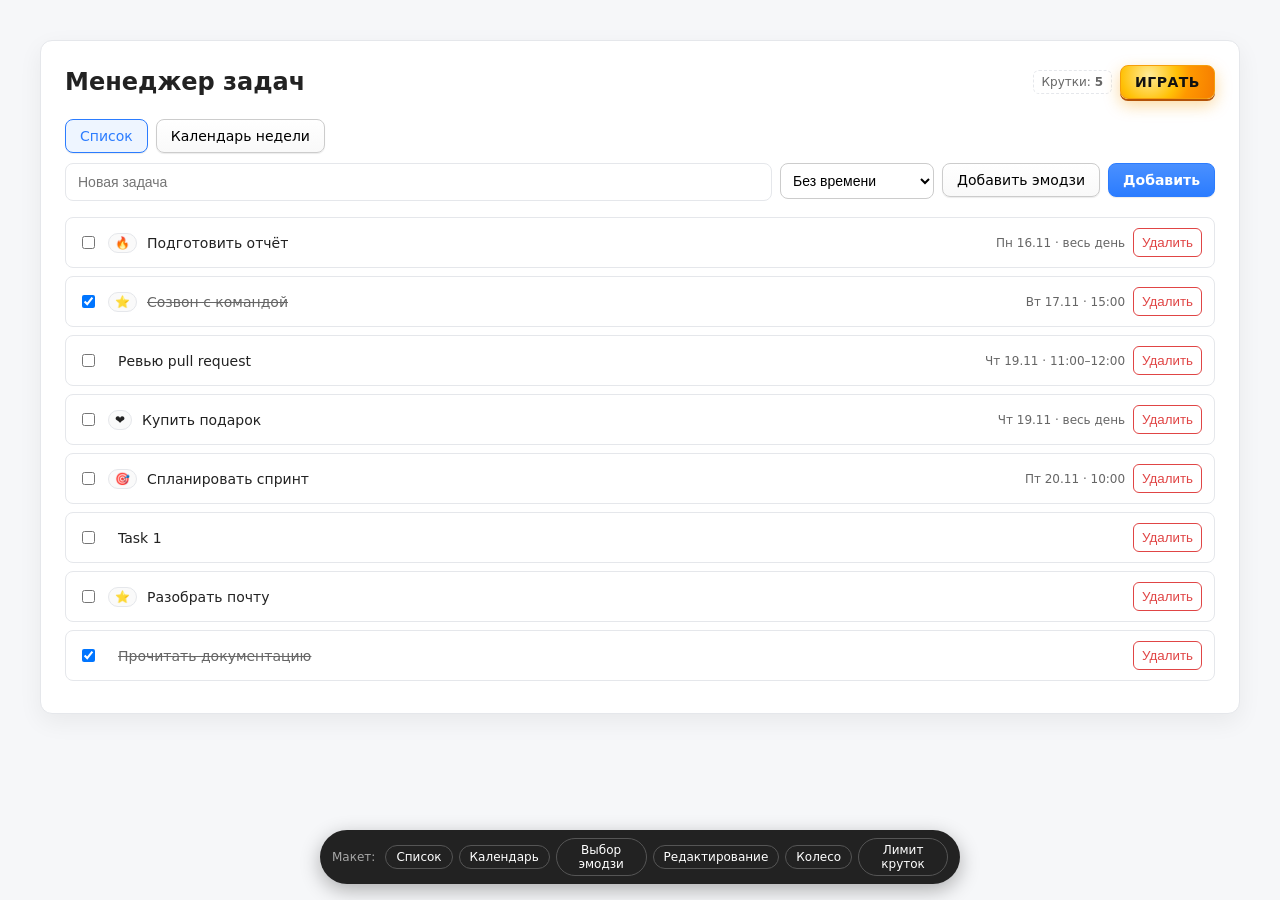
<file: practices/practice_05/mockup/index.html>
<!DOCTYPE html>
<html lang="ru">
  <head>
    <meta charset="UTF-8" />
    <meta name="viewport" content="width=device-width, initial-scale=1" />
    <title>Макет — Менеджер задач</title>
    <link rel="stylesheet" href="styles.css" />
  </head>
  <body>
    <main class="container">
      <div class="topbar">
        <h1>Менеджер задач</h1>
        <div class="topbar-actions">
          <span class="spins-indicator" title="Оставшиеся крутки">Крутки: <b id="spins-count">5</b></span>
          <button id="play-button" class="btn play" aria-label="Играть в колесо фортуны">ИГРАТЬ</button>
        </div>
      </div>

      <nav class="view-switch" aria-label="Режим просмотра">
        <button id="view-list" class="btn toggle" aria-pressed="true">Список</button>
        <button id="view-calendar" class="btn toggle" aria-pressed="false">Календарь недели</button>
      </nav>

      <form id="new-task-form" class="new-task">
        <input id="new-task-input" type="text" placeholder="Новая задача" aria-label="Новая задача" />
        <select id="new-time-mode" aria-label="Режим времени">
          <option value="none" selected>Без времени</option>
          <option value="all_day">На весь день</option>
          <option value="when">Точка во времени</option>
          <option value="timed">Интервал</option>
        </select>
        <div class="emoji-control">
          <button type="button" id="new-emoji-btn" class="btn" aria-expanded="false" aria-controls="new-emoji-panel">Добавить эмодзи</button>
          <div id="new-emoji-panel" class="emoji-panel" hidden></div>
        </div>
        <button type="submit" class="btn primary">Добавить</button>
      </form>

      <section id="list-view">
        <ul id="task-list" class="tasks"></ul>
      </section>

      <section id="calendar-view" hidden>
        <header class="cal-header">
          <button class="btn">Предыдущая</button>
          <button class="btn">Эта неделя</button>
          <button class="btn">Следующая</button>
          <span class="cal-title">16 – 22 ноября 2026</span>
        </header>
        <div id="calendar" class="calendar"></div>
        <h2 class="no-time-title">Без времени</h2>
        <ul id="no-time-list" class="tasks no-time"></ul>
      </section>

      <div id="edit-modal" class="modal" hidden>
        <div class="modal-content">
          <h2>Редактирование задачи</h2>
          <form id="edit-form">
            <label>Название <input id="edit-title" type="text" /></label>
            <label>
              Режим времени
              <select>
                <option>Без времени</option>
                <option>На весь день</option>
                <option>Точка во времени</option>
                <option>Интервал</option>
              </select>
            </label>
            <div class="edit-emoji">
              <div class="emoji-chips" id="edit-emoji-chips"></div>
              <div class="emoji-control">
                <button type="button" id="edit-emoji-btn" class="btn">Добавить ещё эмодзи</button>
                <div id="edit-emoji-panel" class="emoji-panel" hidden></div>
              </div>
            </div>
            <div class="modal-actions">
              <button type="button" class="btn danger" data-close="edit-modal">Удалить</button>
              <button type="button" class="btn primary" data-close="edit-modal">Сохранить</button>
              <button type="button" class="btn" data-close="edit-modal">Отмена</button>
            </div>
          </form>
        </div>
      </div>

      <div id="spins-banner" class="overlay" role="dialog" aria-modal="true" aria-labelledby="spins-banner-title" hidden>
        <div class="overlay-content">
          <h2 id="spins-banner-title">Лимит круток исчерпан</h2>
          <p>Чтобы продлить лимит — переведите деньги на наш b2c стартап. Возвращайтесь после полуночи по вашему времени.</p>
          <button class="btn primary" data-close="spins-banner">Понятно</button>
        </div>
      </div>

      <div id="wheel-overlay" class="overlay" role="dialog" aria-modal="true" aria-labelledby="wheel-title" hidden>
        <div class="overlay-content wheel-modal">
          <div class="wheel-header">
            <h2 id="wheel-title">Колесо фортуны</h2>
            <button class="btn" data-close="wheel-overlay" aria-label="Закрыть">Закрыть</button>
          </div>
          <div class="wheel-wrap">
            <div class="wheel-pointer" aria-hidden="true"></div>
            <div id="wheel" class="wheel" aria-label="Колесо со списком призов"></div>
            <button id="wheel-spin" class="btn primary wheel-center">КРУТИТЬ</button>
          </div>
          <div id="wheel-result" class="wheel-result" aria-live="polite"></div>
          <ul id="wheel-legend" class="wheel-legend"></ul>
        </div>
      </div>
    </main>

    <nav class="mock-nav" aria-label="Состояния макета">
      <span>Макет:</span>
      <button data-state="list">Список</button>
      <button data-state="calendar">Календарь</button>
      <button data-state="emoji">Выбор эмодзи</button>
      <button data-state="edit">Редактирование</button>
      <button data-state="wheel">Колесо</button>
      <button data-state="banner">Лимит круток</button>
    </nav>

    <script src="mock.js"></script>
  </body>
</html>
</file>
<file: practices/practice_05/mockup/styles.css>
/* Mockup styles: reproduce the original design of practice_05 */
:root {
  --bg: #f6f7f9;
  --card: #ffffff;
  --text: #222;
  --muted: #666;
  --primary: #2b7cff;
  --danger: #e04545;
  --border: #e5e7eb;
}

* { box-sizing: border-box; }
html, body { min-height: 100%; }
body {
  margin: 0;
  padding: 40px 24px 80px;
  background: var(--bg);
  color: var(--text);
  font-family: system-ui, -apple-system, 'Segoe UI', Roboto, Ubuntu, Cantarell, 'Helvetica Neue', Arial, 'Noto Sans', sans-serif;
}
[hidden] { display: none !important; }

.container {
  max-width: 1200px;
  margin: 0 auto;
  padding: 24px;
  background: var(--card);
  border: 1px solid var(--border);
  border-radius: 12px;
  box-shadow: 0 8px 24px rgba(0, 0, 0, 0.06);
}

h1 { margin: 0; font-size: 24px; }
.topbar { display: flex; align-items: center; gap: 12px; margin-bottom: 20px; }
.topbar h1 { flex: 1; }
.topbar-actions { display: flex; gap: 8px; align-items: center; }
.spins-indicator { font-size: 12px; color: var(--muted); padding: 4px 8px; border: 1px dashed var(--border); border-radius: 6px; }

.btn { border: 1px solid #ccc; background: linear-gradient(#fff, #f9f9f9); padding: 8px 14px; border-radius: 8px; cursor: pointer; font: inherit; font-size: 14px; box-shadow: 0 1px 1px rgba(0, 0, 0, 0.08); }
.btn:hover { background: linear-gradient(#fff, #eaeaea); }
.btn.primary { background: linear-gradient(#4a90ff, #2b7cff); color: #fff; border-color: #2b7cff; font-weight: 600; }
.btn.primary:hover { filter: brightness(1.05); }
.btn.danger { border-color: var(--danger); color: var(--danger); }
.btn.danger:hover { background: var(--danger); color: #fff; }
.btn.toggle[aria-pressed='true'] { border-color: var(--primary); color: var(--primary); background: #eef5ff; }
.btn.play { background: radial-gradient(circle at 30% 30%, #ffec99, #ffc107 40%, #ff9800 60%, #f57c00); color: #111; border-color: #f59e0b; font-weight: 800; letter-spacing: 0.5px; box-shadow: 0 2px 0 #b45309, 0 6px 16px rgba(245, 158, 11, 0.4); }

.view-switch { margin: 10px 0; display: flex; gap: 8px; }

.new-task { display: flex; gap: 8px; margin-bottom: 16px; align-items: flex-start; flex-wrap: wrap; }
.new-task input[type='text'] { flex: 1; min-width: 200px; padding: 10px 12px; border: 1px solid var(--border); border-radius: 8px; font-size: 14px; }
.new-task select, .edit-emoji + * select, #edit-form select { padding: 8px; border: 1px solid #ccc; border-radius: 8px; font-size: 14px; background: #fff; }

.tasks { list-style: none; padding: 0; margin: 0; }
.task { display: flex; align-items: center; justify-content: space-between; padding: 10px 12px; border: 1px solid var(--border); border-radius: 8px; margin-bottom: 8px; cursor: pointer; }
.task-left { display: flex; align-items: center; gap: 10px; }
.task-title { font-size: 14px; }
.task-title.done { color: var(--muted); text-decoration: line-through; }
.task-time { font-size: 12px; color: var(--muted); }
.task-actions { display: flex; align-items: center; gap: 8px; }
.delete { background: transparent; border: 1px solid var(--danger); color: var(--danger); border-radius: 6px; padding: 6px 8px; cursor: pointer; }
.delete:hover { background: var(--danger); color: #fff; }

.emoji-stack { display: inline-flex; gap: 4px; }
.emoji-chip { display: inline-flex; align-items: center; gap: 4px; padding: 2px 6px; border: 1px solid var(--border); border-radius: 999px; font-size: 12px; background: #fafafa; }
.emoji-chip .remove { border: none; background: transparent; color: var(--muted); cursor: pointer; }
.emoji-chips { display: flex; gap: 6px; margin-bottom: 8px; }

.emoji-control { position: relative; display: inline-flex; flex-direction: column; }
.emoji-panel { position: absolute; top: 100%; left: 0; z-index: 20; margin-top: 6px; width: 260px; padding: 10px; background: #fff; border: 1px solid var(--border); border-radius: 8px; box-shadow: 0 8px 24px rgba(0, 0, 0, 0.12); display: grid; grid-template-columns: repeat(5, 1fr); gap: 6px; }
.emoji-option { padding: 6px; font-size: 20px; background: #fff; border: 1px solid var(--border); border-radius: 6px; cursor: pointer; }
.emoji-option:hover:not(:disabled) { background: #eef5ff; }
.emoji-option:disabled { opacity: 0.35; cursor: not-allowed; }

.cal-header { display: flex; align-items: center; gap: 8px; margin-top: 10px; }
.cal-title { margin-left: auto; font-weight: bold; }
.calendar { display: grid; grid-template-columns: repeat(7, 1fr); gap: 10px; margin-top: 10px; }
.cal-day { border: 1px solid #ddd; padding: 8px; min-height: 140px; background: #fff; border-radius: 6px; box-shadow: 0 1px 2px rgba(0, 0, 0, 0.05); }
.cal-day .weekday { margin: 0; font-size: 0.85rem; color: #555; }
.cal-day .daynum { margin: 4px 0 8px; font-size: 1.1rem; font-weight: 600; }
.cal-day .task { padding: 6px; font-size: 13px; margin-bottom: 6px; }
.no-time-title { margin-top: 16px; font-size: 18px; }
.no-time { display: grid; grid-template-columns: repeat(3, 1fr); gap: 8px; }
.no-time .task { border: 1px solid #ddd; border-radius: 6px; padding: 6px; margin-bottom: 0; }

.modal, .overlay { position: fixed; inset: 0; background: rgba(0, 0, 0, 0.45); display: flex; align-items: center; justify-content: center; z-index: 50; }
.modal-content, .overlay-content { background: #fff; border-radius: 12px; padding: 20px; width: min(520px, 92vw); box-shadow: 0 12px 40px rgba(0, 0, 0, 0.25); }
.modal-content h2, .overlay-content h2 { margin: 0 0 14px; font-size: 20px; }
.modal-content label { display: flex; flex-direction: column; gap: 4px; margin-bottom: 12px; font-size: 14px; }
.modal-content input[type='text'] { padding: 10px 12px; border: 1px solid var(--border); border-radius: 8px; font-size: 14px; }
.modal-actions { display: flex; gap: 8px; margin-top: 16px; }
#spins-banner .overlay-content { text-align: center; }
#spins-banner h2 { font-size: 32px; }
#spins-banner p { font-size: 20px; line-height: 1.6; }

.wheel-modal { width: min(720px, 94vw); }
.wheel-header { display: flex; align-items: center; justify-content: space-between; margin-bottom: 8px; }
.wheel-header h2 { margin: 0; }
.wheel-wrap { position: relative; width: 360px; height: 360px; margin: 16px auto; }
.wheel { width: 100%; height: 100%; border-radius: 50%; border: 8px solid #222; background: conic-gradient(#f4f6f9 0 45deg, #fff 45deg 90deg, #f4f6f9 90deg 135deg, #fff 135deg 180deg, #f4f6f9 180deg 225deg, #fff 225deg 270deg, #f4f6f9 270deg 315deg, #fff 315deg 360deg); box-shadow: inset 0 0 20px rgba(0, 0, 0, 0.08); position: relative; transition: transform 4s cubic-bezier(0.17, 0.67, 0.12, 0.99); }
.wheel-label { position: absolute; left: 50%; top: 50%; width: 120px; margin-left: -60px; margin-top: -9px; font-size: 12px; text-align: center; transform-origin: 60px 9px; }
.wheel-pointer { position: absolute; top: -6px; left: 50%; transform: translateX(-50%); width: 0; height: 0; border-left: 10px solid transparent; border-right: 10px solid transparent; border-top: 20px solid #e04545; z-index: 3; }
.wheel-center { position: absolute; top: 50%; left: 50%; transform: translate(-50%, -50%); width: 96px; height: 96px; border-radius: 50%; z-index: 3; }
.wheel-result { min-height: 24px; text-align: center; font-weight: 600; }
.wheel-legend { list-style: none; margin: 8px 0 0; padding: 0; display: grid; grid-template-columns: repeat(4, 1fr); gap: 6px 12px; font-size: 12px; color: var(--muted); }

.mock-nav { position: fixed; left: 50%; bottom: 16px; transform: translateX(-50%); z-index: 100; display: flex; align-items: center; gap: 6px; padding: 8px 12px; background: #222; color: #fff; border-radius: 999px; font-size: 12px; box-shadow: 0 6px 20px rgba(0, 0, 0, 0.3); }
.mock-nav span { opacity: 0.6; margin-right: 4px; }
.mock-nav button { background: transparent; border: 1px solid #555; color: #fff; padding: 4px 10px; border-radius: 999px; font: inherit; cursor: pointer; }
.mock-nav button:hover { background: #444; }
</file>
